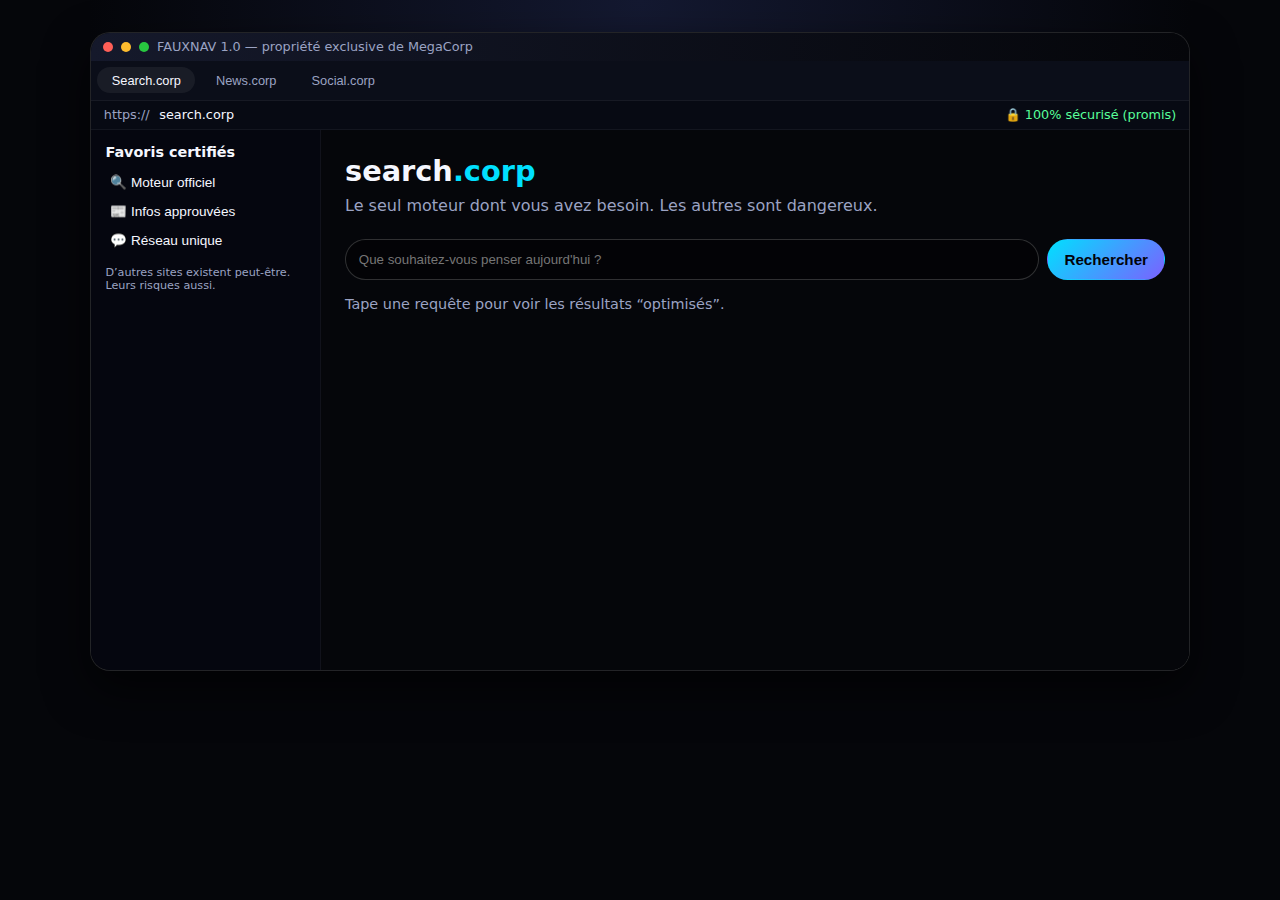
<file: fauxnet/browser.html>
<!DOCTYPE html>
<html lang="fr">
<head>
  <meta charset="UTF-8" />
  <title>FAUXNET // Navigateur</title>
  <link rel="stylesheet" href="css/style.css" />
</head>
<body class="browser-body">
  <div class="browser-window">
    <div class="browser-titlebar">
      <span class="dot red"></span>
      <span class="dot amber"></span>
      <span class="dot green"></span>
      <span class="browser-title">FAUXNAV 1.0 — propriété exclusive de MegaCorp</span>
    </div>

    <div class="browser-tabs">
      <button class="tab active" data-url="sites/corp-search.html">Search.corp</button>
      <button class="tab" data-url="sites/corp-news.html">News.corp</button>
      <button class="tab" data-url="sites/corp-social.html">Social.corp</button>
    </div>

    <div class="browser-urlbar">
      <span class="scheme">https://</span>
      <span id="address-text">search.corp</span>
      <span class="lock">🔒 100% sécurisé (promis)</span>
    </div>

    <div class="browser-main">
      <aside class="browser-sidebar">
        <h2>Favoris certifiés</h2>
        <ul>
          <li><button class="link" data-url="sites/corp-search.html" data-label="search.corp">
            🔍 Moteur officiel
          </button></li>
          <li><button class="link" data-url="sites/corp-news.html" data-label="news.corp">
            📰 Infos approuvées
          </button></li>
          <li><button class="link" data-url="sites/corp-social.html" data-label="social.corp">
            💬 Réseau unique
          </button></li>
        </ul>
        <p class="tiny">
          D’autres sites existent peut-être.<br>
          Leurs risques aussi.
        </p>
      </aside>

      <section class="browser-viewport">
        <iframe id="browser-frame"
                src="sites/corp-search.html"
                title="Fenêtre FAUXNET"></iframe>
      </section>
    </div>
  </div>

  <script src="js/browser.js"></script>
</body>
</html>
</file>
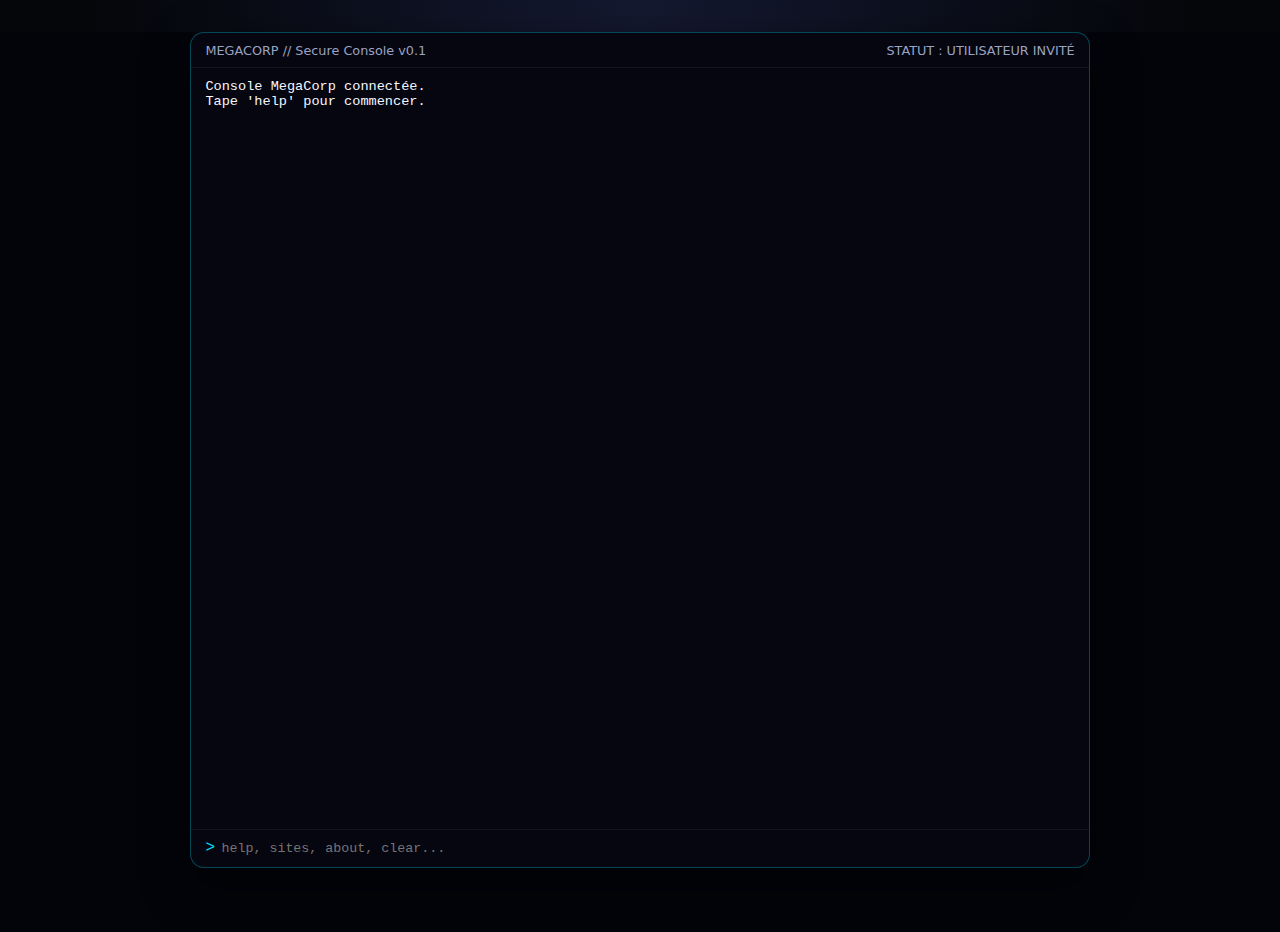
<file: fauxnet/console.html>
<!DOCTYPE html>
<html lang="fr">
<head>
  <meta charset="UTF-8" />
  <title>FAUXNET // Console corpo</title>
  <link rel="stylesheet" href="css/style.css" />
</head>
<body class="console-body">
  <div class="console-wrap">
    <div class="console-header">
      <span>MEGACORP // Secure Console v0.1</span>
      <span class="status">STATUT : UTILISATEUR INVITÉ</span>
    </div>
    <div id="console-output" class="console-output"></div>
    <div class="console-input-row">
      <span class="prompt">&gt;</span>
      <input id="console-input"
             type="text"
             autocomplete="off"
             placeholder="help, sites, about, clear..." />
    </div>
  </div>
  <script src="js/console.js"></script>
</body>
</html>
</file>
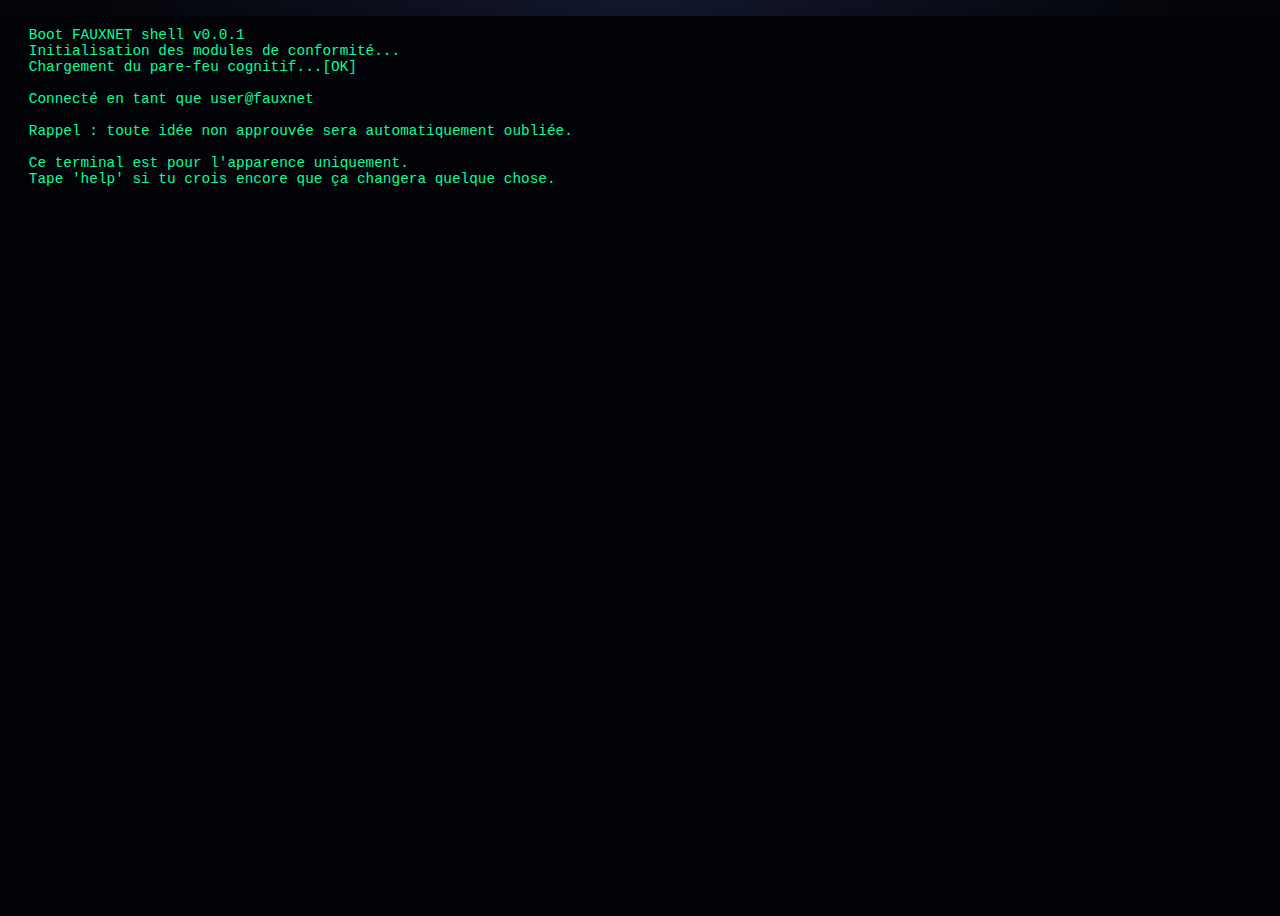
<file: fauxnet/terminal.html>
<!DOCTYPE html>
<html lang="fr">
<head>
  <meta charset="UTF-8" />
  <title>FAUXNET // Terminal</title>
  <link rel="stylesheet" href="css/style.css" />
</head>
<body class="terminal-body">
  <div id="terminal" class="terminal-screen">
    <!-- contenu généré par JS -->
  </div>
  <script src="js/terminal.js"></script>
</body>
</html>
</file>
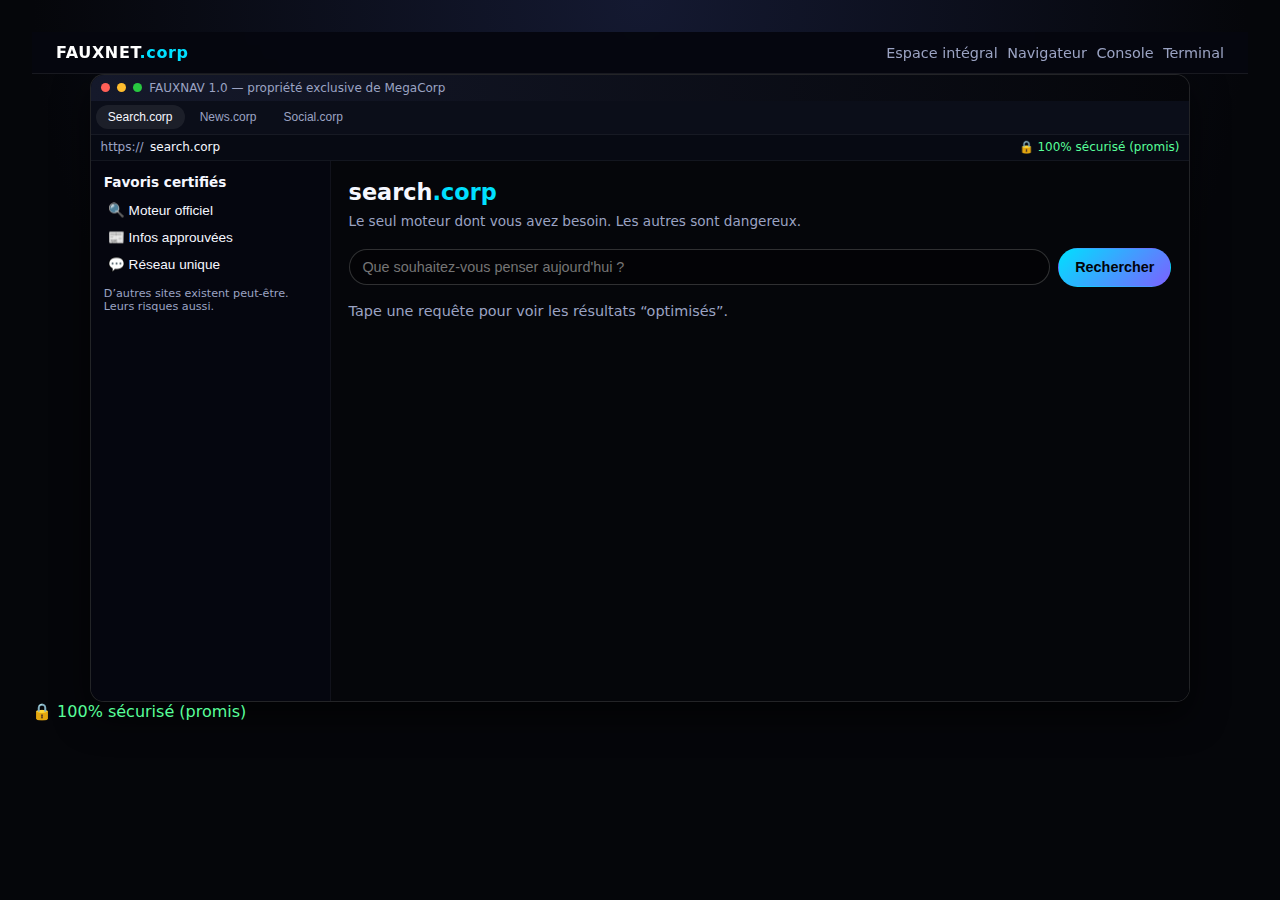
<file: fauxnet/milou/browser.html>
<!DOCTYPE html>
<html lang="fr">
<head>
  <meta charset="UTF-8" />
  <meta name="viewport" content="width=device-width, initial-scale=1" />


  <title>FAUXNET // Navigateur</title>
  <link rel="stylesheet" href="css/style.css" />
</head>
<body class="browser-body">


  <nav class="global-nav">
    <a href="index.html" class="brand">FAUXNET<span>.corp</span></a>
    <div class="nav-links">
      <a href="workspace.html">Espace intégral</a>
      <a href="browser.html">Navigateur</a>
      <a href="console.html">Console</a>
      <a href="terminal.html?theme=unix&user=invite">Terminal</a>
    </div>
  </nav>
  <!-- le reste de ta page ici -->




  
  <div class="browser-window">
    <div class="browser-titlebar">
      <span class="dot red"></span>
      <span class="dot amber"></span>
      <span class="dot green"></span>
      <span class="browser-title">FAUXNAV 1.0 — propriété exclusive de MegaCorp</span>
    </div>

    <div class="browser-tabs">
      <button class="tab active" data-url="sites/corp-search.html">Search.corp</button>
      <button class="tab" data-url="sites/corp-news.html">News.corp</button>
      <button class="tab" data-url="sites/corp-social.html">Social.corp</button>
    </div>

    <div class="browser-urlbar">
      <span class="scheme">https://</span>
      <span id="address-text">search.corp</span>
      <span class="lock">🔒 100% sécurisé (promis)</span>
    </div>

    <div class="browser-main">
      <aside class="browser-sidebar">
        <h2>Favoris certifiés</h2>
        <ul>
          <li><button class="link" data-url="sites/corp-search.html" data-label="search.corp">
            🔍 Moteur officiel
          </button></li>
          <li><button class="link" data-url="sites/corp-news.html" data-label="news.corp">
            📰 Infos approuvées
          </button></li>
          <li><button class="link" data-url="sites/corp-social.html" data-label="social.corp">
            💬 Réseau unique
          </button></li>
        </ul>
        <p class="tiny">
          D’autres sites existent peut-être.<br>
          Leurs risques aussi.
        </p>
      </aside>

      <section class="browser-viewport">
        <iframe id="browser-frame"
                src="sites/corp-search.html"
                title="Fenêtre FAUXNET"></iframe>
      </section>
    </div>
  </div>



<span class="lock glitch-soft">🔒 100% sécurisé (promis)</span>



  

  <script src="js/browser.js"></script>
</body>
</html>
</file>
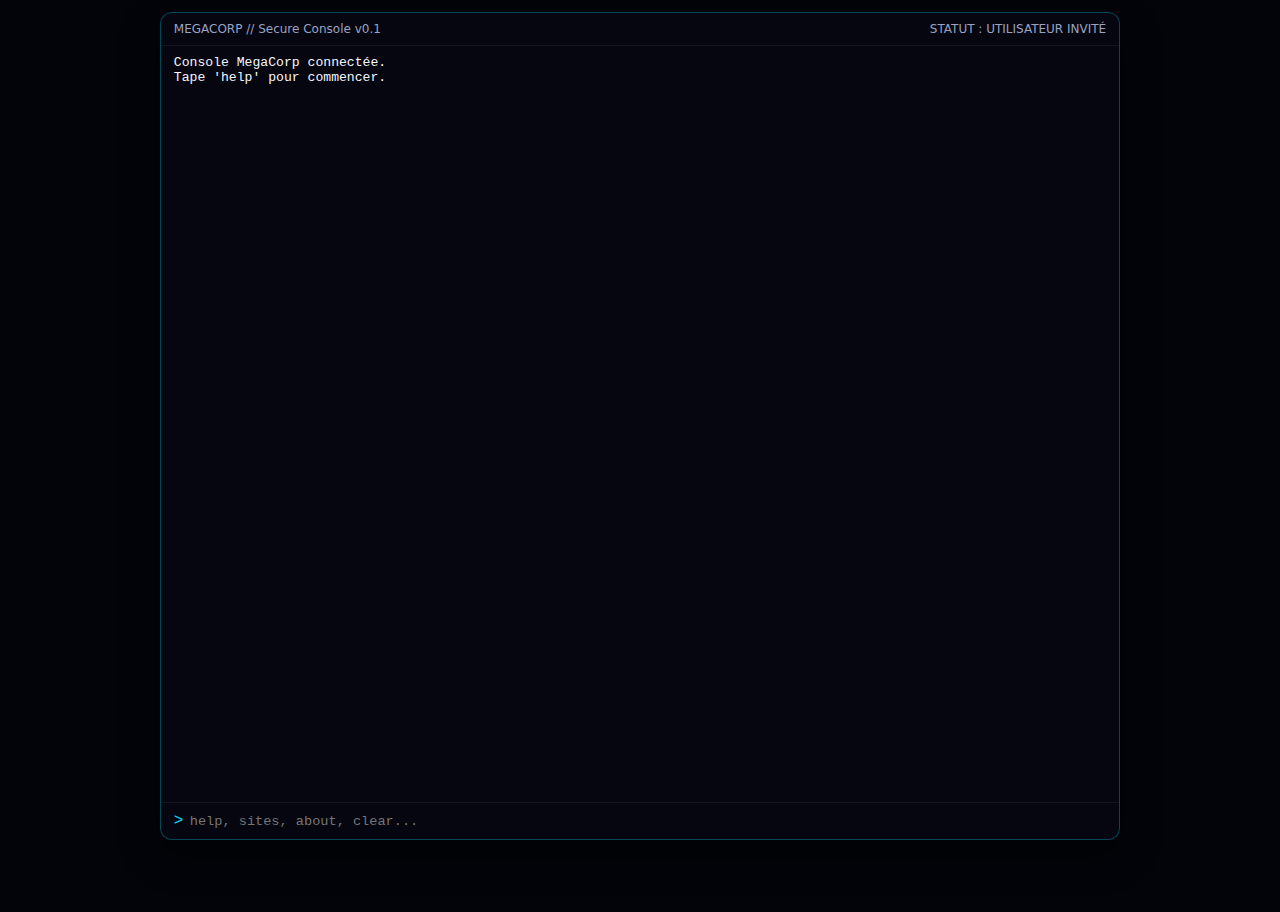
<file: fauxnet/milou/console.html>
<!DOCTYPE html>
<html lang="fr">
<head>
  <meta charset="UTF-8" />
  <meta name="viewport" content="width=device-width, initial-scale=1" />

  <title>FAUXNET // Console corpo</title>
  <link rel="stylesheet" href="css/style.css" />
</head>
<body class="console-body">
  <div class="console-wrap">
    <div class="console-header">
      <span>MEGACORP // Secure Console v0.1</span>
      <span class="status">STATUT : UTILISATEUR INVITÉ</span>
    </div>
    <div id="console-output" class="console-output"></div>
    <div class="console-input-row">
      <span class="prompt">&gt;</span>
      <input id="console-input"
             type="text"
             autocomplete="off"
             placeholder="help, sites, about, clear..." />
    </div>
  </div>
  <script src="js/console.js"></script>
</body>
</html>
</file>
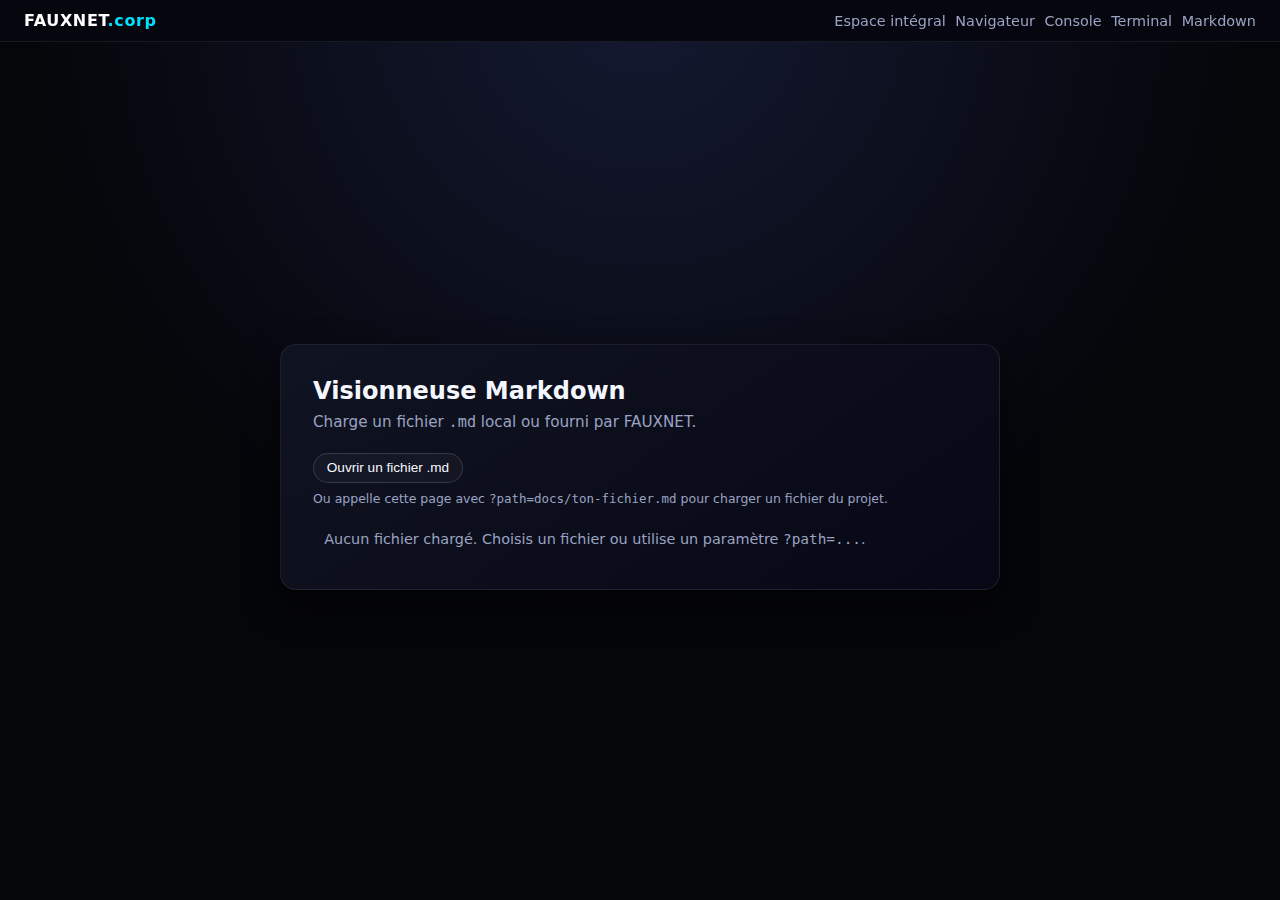
<file: fauxnet/milou/markdown-viewer.html>
<!DOCTYPE html>
<html lang="fr">
<head>
  <meta charset="UTF-8" />
  <title>FAUXNET // Visionneuse Markdown</title>
  <meta name="viewport" content="width=device-width, initial-scale=1" />
  <link rel="stylesheet" href="css/style.css" />
</head>
<body>
  <nav class="global-nav">
    <a href="index.html" class="brand">FAUXNET<span>.corp</span></a>
    <div class="nav-links">
      <a href="workspace.html">Espace intégral</a>
      <a href="browser.html">Navigateur</a>
      <a href="console.html">Console</a>
      <a href="terminal.html?user=invite">Terminal</a>
      <a href="markdown.html">Markdown</a>
    </div>
  </nav>

  <main class="layout-center">
    <div class="card card-large md-card">
      <header class="md-header">
        <h1>Visionneuse Markdown</h1>
        <p class="subtitle">
          Charge un fichier <code>.md</code> local ou fourni par FAUXNET.
        </p>
      </header>

      <div class="md-viewer-actions">
        <button id="mdv-open-btn">Ouvrir un fichier .md</button>
        <input
          type="file"
          id="mdv-file-input"
          accept=".md,.markdown,.txt"
          style="display:none"
        />
        <span class="small">
          Ou appelle cette page avec <code>?path=docs/ton-fichier.md</code>
          pour charger un fichier du projet.
        </span>
      </div>

      <article id="mdv-content" class="md-preview md-viewer-empty">
        <p class="muted">
          Aucun fichier chargé. Choisis un fichier ou utilise un paramètre
          <code>?path=...</code>.
        </p>
      </article>
    </div>
  </main>

  <script src="js/markdown.js"></script>
  <script>
    (function () {
      const viewer = document.getElementById("mdv-content");
      const fileInput = document.getElementById("mdv-file-input");
      const openBtn = document.getElementById("mdv-open-btn");

      if (!viewer) return;

      // Utilise le parseur commun
      const parse = window.FauxMarkdown?.parse || ((t) => t);

      async function loadFromPath(path) {
        try {
          const res = await fetch(path);
          if (!res.ok) throw new Error("HTTP " + res.status);
          const text = await res.text();
          viewer.innerHTML = parse(text);
          viewer.classList.remove("md-viewer-empty");
        } catch (e) {
          viewer.innerHTML =
            "<p class='muted'>Impossible de charger le fichier : " +
            path +
            "</p>";
        }
      }

      // Paramètre ?path=...
      const params = new URLSearchParams(window.location.search);
      const path = params.get("path");
      if (path) {
        loadFromPath(path);
      }

      // Fichier local
      openBtn.addEventListener("click", () => fileInput.click());

      fileInput.addEventListener("change", () => {
        const file = fileInput.files[0];
        if (!file) return;
        const reader = new FileReader();
        reader.onload = (e) => {
          const text = e.target.result;
          viewer.innerHTML = parse(text);
          viewer.classList.remove("md-viewer-empty");
        };
        reader.readAsText(file);
      });
    })();
  </script>
</body>
</html>
</file>
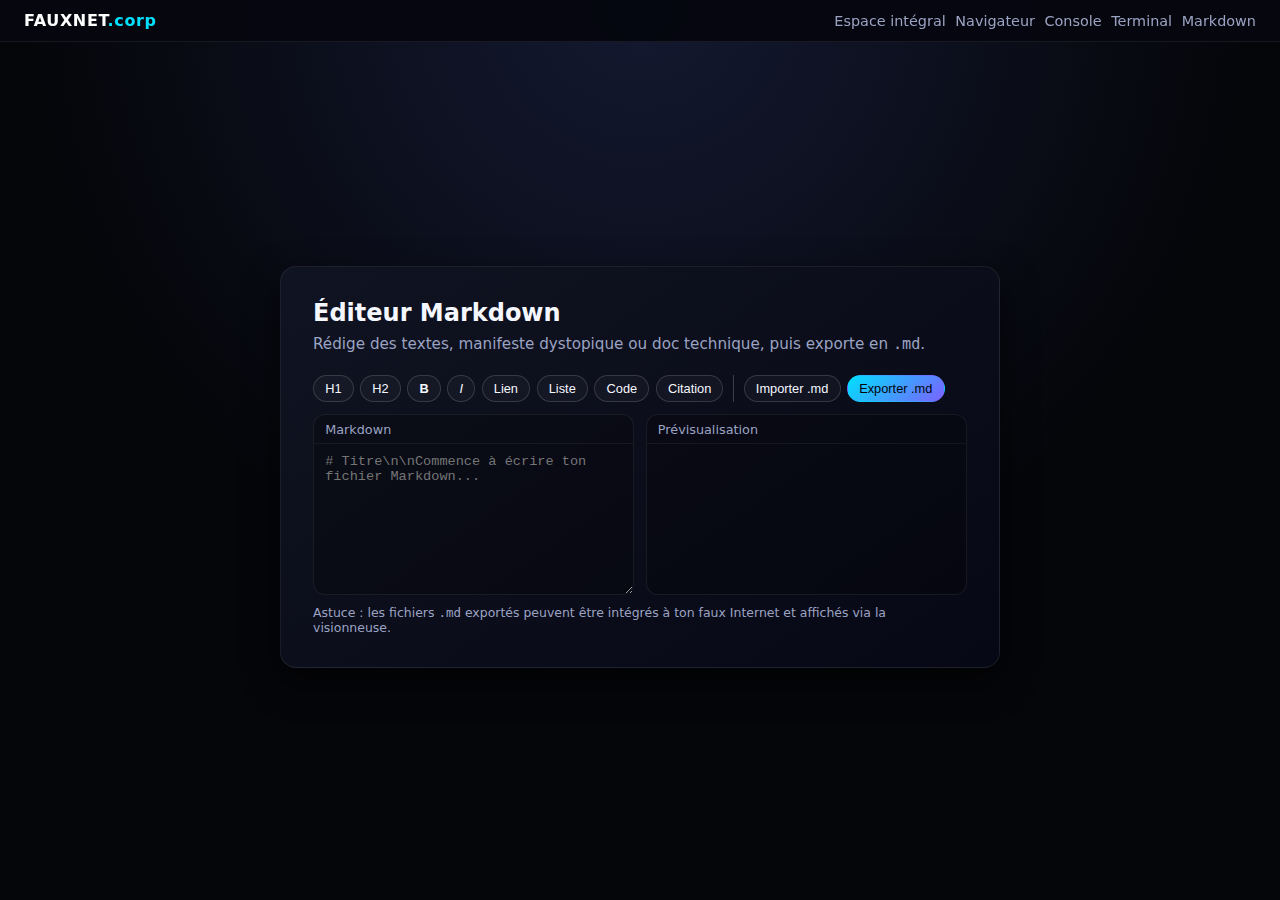
<file: fauxnet/milou/markdown.html>
<!DOCTYPE html>
<html lang="fr">
<head>
  <meta charset="UTF-8" />
  <title>FAUXNET // Éditeur Markdown</title>
  <meta name="viewport" content="width=device-width, initial-scale=1" />
  <link rel="stylesheet" href="css/style.css" />
</head>
<body>
  <nav class="global-nav">
    <a href="index.html" class="brand">FAUXNET<span>.corp</span></a>
    <div class="nav-links">
      <a href="workspace.html">Espace intégral</a>
      <a href="browser.html">Navigateur</a>
      <a href="console.html">Console</a>
      <a href="terminal.html?user=invite">Terminal</a>
      <a href="markdown.html">Markdown</a>
    </div>
  </nav>

  <main class="layout-center">
    <div class="card card-large md-card" id="md-editor">
      <header class="md-header">
        <h1>Éditeur Markdown</h1>
        <p class="subtitle">
          Rédige des textes, manifeste dystopique ou doc technique, puis exporte en <code>.md</code>.
        </p>
      </header>

      <!-- Barre d'actions -->
      <div class="md-toolbar">
        <button data-md="h1">H1</button>
        <button data-md="h2">H2</button>
        <button data-md="bold"><strong>B</strong></button>
        <button data-md="italic"><em>I</em></button>
        <button data-md="link">Lien</button>
        <button data-md="ul">Liste</button>
        <button data-md="code">Code</button>
        <button data-md="quote">Citation</button>
        <span class="md-toolbar-sep"></span>
        <button id="md-import-btn">Importer .md</button>
        <button id="md-export-btn" class="primary">Exporter .md</button>
        <input
          type="file"
          id="md-file-input"
          accept=".md,.markdown,.txt"
          style="display:none"
        />
      </div>

      <!-- Zone d'édition + prévisualisation -->
      <section class="md-layout">
        <div class="md-pane">
          <div class="md-pane-header">
            <span>Markdown</span>
          </div>
          <textarea
            id="md-input"
            placeholder="# Titre\n\nCommence à écrire ton fichier Markdown..."
          ></textarea>
        </div>
        <div class="md-pane md-pane-preview">
          <div class="md-pane-header">
            <span>Prévisualisation</span>
          </div>
          <div id="md-preview" class="md-preview"></div>
        </div>
      </section>

      <p class="small">
        Astuce : les fichiers <code>.md</code> exportés peuvent être intégrés
        à ton faux Internet et affichés via la visionneuse.
      </p>
    </div>
  </main>

  <script src="js/markdown.js"></script>
</body>
</html>
</file>
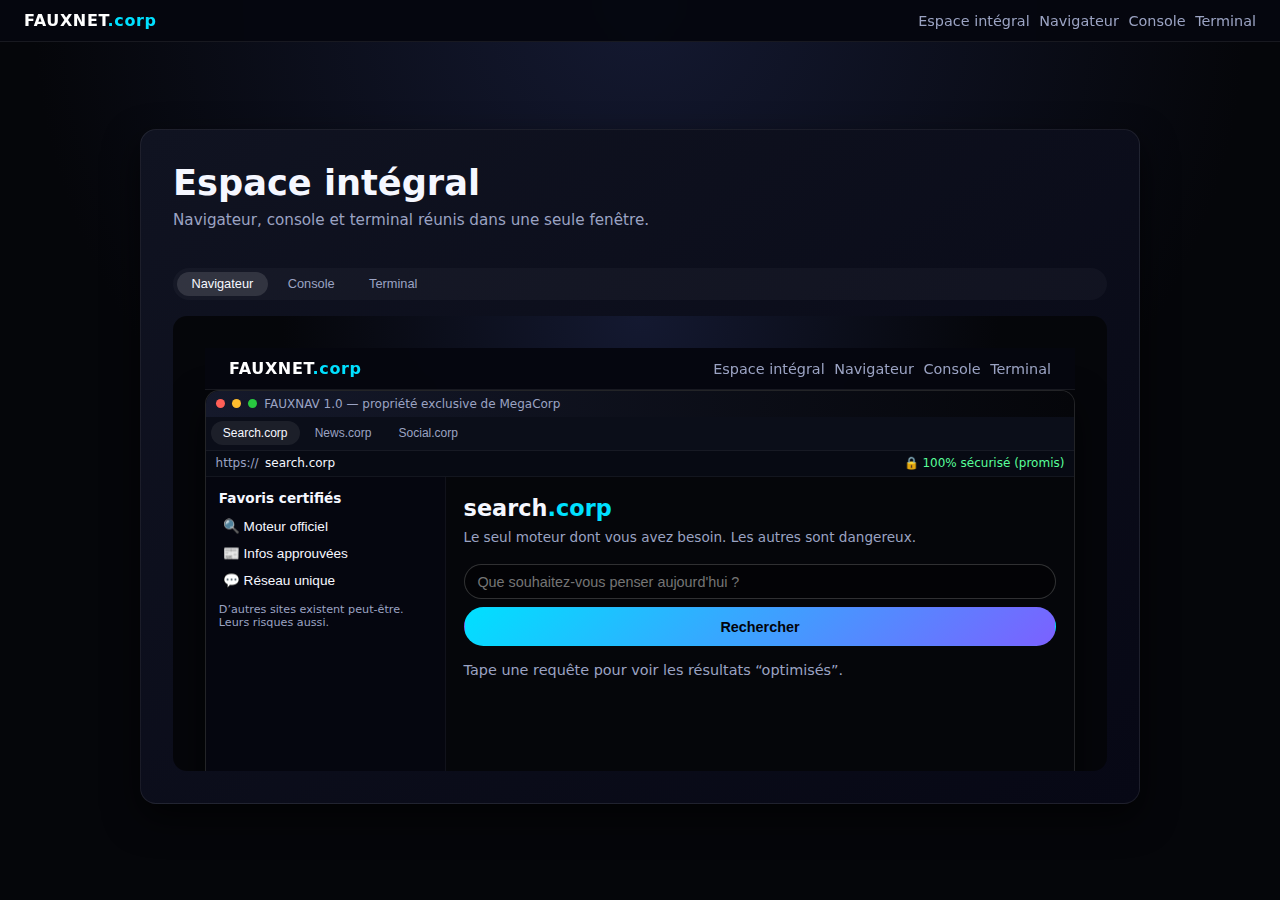
<file: fauxnet/milou/workspace.html>
<!DOCTYPE html>
<html lang="fr">
<head>
  <meta charset="UTF-8" />
  <title>FAUXNET // Espace intégral</title>
  <link rel="stylesheet" href="css/style.css" />
</head>
<body>
  <nav class="global-nav">
    <a href="index.html" class="brand">FAUXNET<span>.corp</span></a>
    <div class="nav-links">
      <a href="workspace.html">Espace intégral</a>
      <a href="browser.html">Navigateur</a>
      <a href="console.html">Console</a>
      <a href="terminal.html?theme=unix&user=invite">Terminal</a>
    </div>
  </nav>

  <main class="layout-center">
    <div class="card card-large workspace-card">
      <h1>Espace intégral</h1>
      <p class="subtitle">
        Navigateur, console et terminal réunis dans une seule fenêtre.
      </p>

      <div class="workspace-tabs">
        <button class="wtab active" data-view="view-browser">Navigateur</button>
        <button class="wtab" data-view="view-console">Console</button>
        <button class="wtab" data-view="view-terminal">Terminal</button>
      </div>

      <div class="workspace-views">
        <section id="view-browser" class="workspace-view active">
          <iframe src="browser.html" title="Navigateur FAUXNET"></iframe>
        </section>
        <section id="view-console" class="workspace-view">
          <iframe src="console.html" title="Console FAUXNET"></iframe>
        </section>
        <section id="view-terminal" class="workspace-view">
          <iframe src="terminal.html?theme=unix&user=invite"
                  title="Terminal FAUXNET"></iframe>
        </section>
      </div>
    </div>
  </main>

  <script>
    const wtabs = document.querySelectorAll(".wtab");
    const views = document.querySelectorAll(".workspace-view");

    wtabs.forEach(tab => {
      tab.addEventListener("click", () => {
        const viewId = tab.dataset.view;
        wtabs.forEach(t => t.classList.remove("active"));
        views.forEach(v => v.classList.remove("active"));
        tab.classList.add("active");
        document.getElementById(viewId).classList.add("active");
      });
    });
  </script>
</body>
</html>
</file>
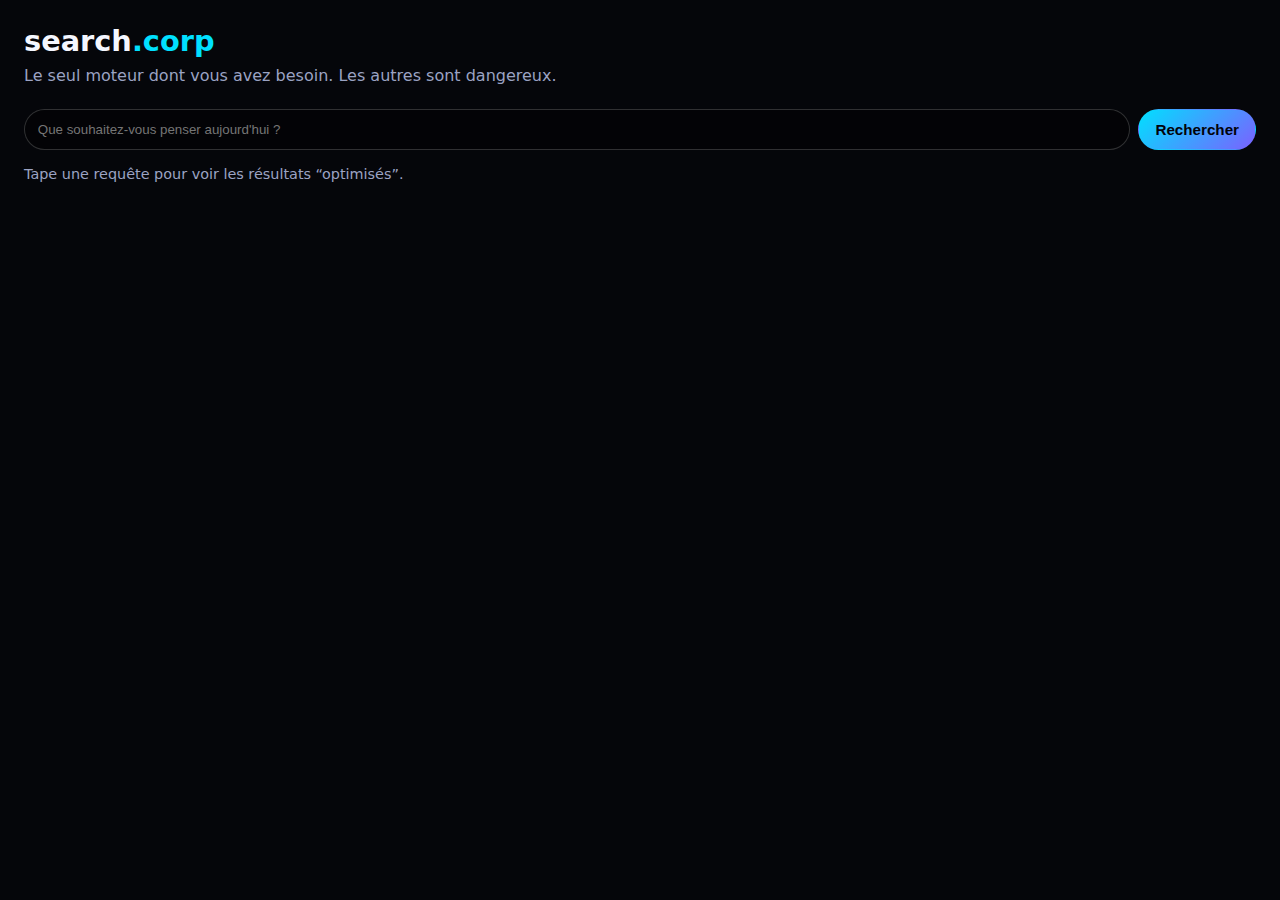
<file: fauxnet/sites/corp-search.html>
<!DOCTYPE html>
<html lang="fr">
<head>
  <meta charset="UTF-8" />
  <title>search.corp</title>
  <link rel="stylesheet" href="../css/style.css" />
</head>
<body class="site-body">
  <header class="site-header">
    <h1>search<span class="accent">.corp</span></h1>
    <p>Le seul moteur dont vous avez besoin. Les autres sont dangereux.</p>
  </header>

  <main class="site-main">
    <form class="search-form" onsubmit="event.preventDefault(); showResult();">
      <input id="q" type="text" placeholder="Que souhaitez-vous penser aujourd'hui ?" />
      <button type="submit" class="btn primary">Rechercher</button>
    </form>
    <div id="results" class="results">
      <p class="muted">Tape une requête pour voir les résultats “optimisés”.</p>
    </div>
  </main>

  <script>
    function showResult() {
      const q = document.getElementById('q').value.trim() || 'votre question';
      const box = document.getElementById('results');
      box.innerHTML = `
        <h2>Résultats pour « ${q} »</h2>
        <ol>
          <li><strong>Article officiel :</strong> Pourquoi MegaCorp a déjà trouvé la meilleure réponse pour vous.</li>
          <li>Guide utilisateur : Comment éviter les sources non-certifiées qui nuisent à votre sérénité.</li>
          <li>FAQ : Vous n'avez pas besoin de plus d'informations pour prendre la bonne décision.</li>
        </ol>
        <p class="tiny">Affichage des résultats : 0,01s — Options de filtrage : désactivées par votre sécurité.</p>
      `;
    }
  </script>
</body>
</html>
</file>
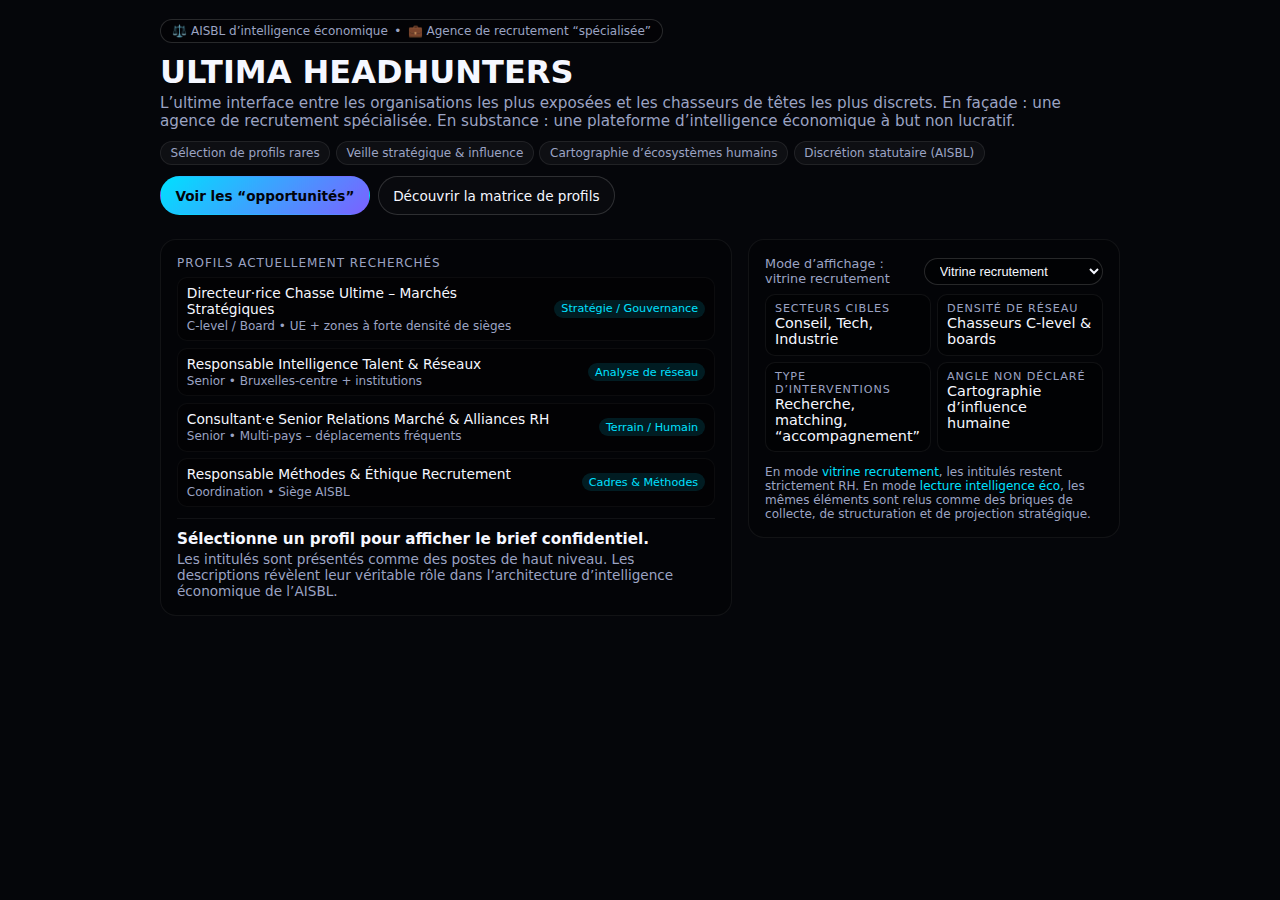
<file: fauxnet/milou/sites/ultimate-headhunters.html>
<!DOCTYPE html>
<html lang="fr">
<head>
  <meta charset="UTF-8" />
  <title>ULTIMA HEADHUNTERS // AISBL d’Intelligence Économique</title>
  <meta name="viewport" content="width=device-width, initial-scale=1" />
  <link rel="stylesheet" href="../css/style.css" />
  <style>
    /* Styles spécifiques à la page, compatibles avec ton style global */

    .uh-body {
      background: #05060a;
      color: var(--text);
      font-family: var(--font);
      min-height: 100vh;
      padding: 1.2rem 1rem 2rem;
    }

    .uh-hero {
      max-width: 960px;
      margin: 0 auto 1.5rem;
      text-align: left;
    }

    .uh-pill {
      display: inline-flex;
      align-items: center;
      gap: 0.4rem;
      padding: 0.25rem 0.7rem;
      border-radius: 999px;
      border: 1px solid rgba(255, 255, 255, 0.15);
      font-size: 0.75rem;
      color: var(--muted);
      margin-bottom: 0.6rem;
      background: rgba(0, 0, 0, 0.35);
    }

    .uh-grid-main {
      max-width: 960px;
      margin: 0 auto;
      display: flex;
      flex-direction: column;
      gap: 1rem;
    }

    @media (min-width: 900px) {
      .uh-grid-main {
        display: grid;
        grid-template-columns: minmax(0, 2fr) minmax(0, 1.3fr);
        align-items: flex-start;
      }
    }

    .uh-card {
      background: rgba(0, 0, 0, 0.28);
      border-radius: 16px;
      padding: 1rem;
      border: 1px solid rgba(255, 255, 255, 0.06);
    }

    .uh-card h2 {
      font-size: 1.1rem;
      margin-bottom: 0.4rem;
    }

    .uh-hero h1 {
      font-size: 1.7rem;
      margin-bottom: 0.2rem;
    }

    .uh-hero p {
      color: var(--muted);
      font-size: 0.95rem;
    }

    @media (min-width: 768px) {
      .uh-hero h1 {
        font-size: 2rem;
      }
    }

    .uh-badges {
      display: flex;
      flex-wrap: wrap;
      gap: 0.35rem;
      margin: 0.7rem 0 0.5rem;
    }

    .uh-badge {
      font-size: 0.75rem;
      padding: 0.25rem 0.6rem;
      border-radius: 999px;
      background: rgba(255, 255, 255, 0.04);
      border: 1px solid rgba(255, 255, 255, 0.08);
      color: var(--muted);
    }

    .uh-cta-row {
      display: flex;
      flex-wrap: wrap;
      gap: 0.5rem;
      margin-top: 0.7rem;
    }

    .uh-cta-row .btn {
      font-size: 0.85rem;
      padding-inline: 0.9rem;
    }

    .uh-label {
      font-size: 0.75rem;
      text-transform: uppercase;
      letter-spacing: 0.08em;
      color: var(--muted);
      margin-bottom: 0.3rem;
    }

    .uh-role-list {
      list-style: none;
      padding: 0;
      margin: 0.4rem 0 0;
      display: flex;
      flex-direction: column;
      gap: 0.4rem;
    }

    .uh-role-item {
      padding: 0.45rem 0.55rem;
      border-radius: 10px;
      background: rgba(0, 0, 0, 0.3);
      border: 1px solid rgba(255, 255, 255, 0.04);
      cursor: pointer;
      font-size: 0.86rem;
      display: flex;
      justify-content: space-between;
      align-items: center;
      gap: 0.4rem;
    }

    .uh-role-item:hover {
      border-color: rgba(0, 224, 255, 0.4);
    }

    .uh-role-title {
      font-weight: 500;
    }

    .uh-role-tag {
      font-size: 0.7rem;
      padding: 0.15rem 0.45rem;
      border-radius: 999px;
      background: rgba(0, 224, 255, 0.12);
      color: var(--accent);
      white-space: nowrap;
    }

    .uh-role-meta {
      font-size: 0.75rem;
      color: var(--muted);
      margin-top: 0.15rem;
    }

    .uh-detail {
      margin-top: 0.7rem;
      padding-top: 0.7rem;
      border-top: 1px solid rgba(255, 255, 255, 0.06);
      font-size: 0.85rem;
    }

    .uh-detail h3 {
      font-size: 0.95rem;
      margin-bottom: 0.2rem;
    }

    .uh-detail ul {
      list-style: disc;
      padding-left: 1.1rem;
    }

    .uh-switch-row {
      display: flex;
      justify-content: space-between;
      align-items: center;
      gap: 0.4rem;
      margin-bottom: 0.5rem;
    }

    .uh-switch-row label {
      font-size: 0.8rem;
      color: var(--muted);
    }

    .uh-switch-row select {
      background: rgba(0, 0, 0, 0.35);
      border-radius: 999px;
      border: 1px solid rgba(255, 255, 255, 0.15);
      color: var(--text);
      font-size: 0.8rem;
      padding: 0.25rem 0.7rem;
    }

    .uh-matrix {
      display: grid;
      grid-template-columns: repeat(2, minmax(0, 1fr));
      gap: 0.4rem;
      margin: 0.4rem 0 0.6rem;
    }

    .uh-matrix-cell {
      padding: 0.45rem 0.55rem;
      border-radius: 10px;
      background: rgba(0, 0, 0, 0.35);
      border: 1px solid rgba(255, 255, 255, 0.06);
      font-size: 0.8rem;
    }

    .uh-matrix-label {
      color: var(--muted);
      font-size: 0.7rem;
      text-transform: uppercase;
      letter-spacing: 0.08em;
    }

    .uh-matrix-val {
      font-size: 0.9rem;
    }

    .uh-disclaimer {
      font-size: 0.75rem;
      color: var(--muted);
      margin-top: 0.8rem;
    }

    .uh-disclaimer strong {
      color: var(--accent);
      font-weight: 500;
    }
  </style>
</head>
<body class="uh-body">
  <header class="uh-hero">
    <div class="uh-pill">
      <span>⚖️ AISBL d’intelligence économique</span>
      <span>•</span>
      <span>💼 Agence de recrutement “spécialisée”</span>
    </div>
    <h1>ULTIMA HEADHUNTERS</h1>
    <p>
      L’ultime interface entre les organisations les plus exposées
      et les chasseurs de têtes les plus discrets. En façade :
      une agence de recrutement spécialisée. En substance :
      une plateforme d’intelligence économique à but non lucratif.
    </p>

    <div class="uh-badges">
      <span class="uh-badge">Sélection de profils rares</span>
      <span class="uh-badge">Veille stratégique &amp; influence</span>
      <span class="uh-badge">Cartographie d’écosystèmes humains</span>
      <span class="uh-badge">Discrétion statutaire (AISBL)</span>
    </div>

    <div class="uh-cta-row">
      <a href="#roles" class="btn primary">Voir les “opportunités”</a>
      <a href="#matrix" class="btn">Découvrir la matrice de profils</a>
    </div>
  </header>

  <main class="uh-grid-main">
    <!-- Colonne principale : rôles & détails -->
    <section class="uh-card" id="roles">
      <div class="uh-label">Profils actuellement recherchés</div>
      <ul class="uh-role-list" id="uh-role-list">
        <!-- Les rôles sont insérés par JS -->
      </ul>

      <div class="uh-detail" id="uh-role-detail">
        <h3>Sélectionne un profil pour afficher le brief confidentiel.</h3>
        <p class="muted">
          Les intitulés sont présentés comme des postes de haut niveau.  
          Les descriptions révèlent leur véritable rôle dans l’architecture
          d’intelligence économique de l’AISBL.
        </p>
      </div>
    </section>

    <!-- Colonne latérale : matrice & mode lecture -->
    <aside class="uh-card" id="matrix">
      <div class="uh-switch-row">
        <label for="uh-mode-select">
          Mode d’affichage :
          <span id="uh-mode-label">vitrine recrutement</span>
        </label>
        <select id="uh-mode-select">
          <option value="front">Vitrine recrutement</option>
          <option value="intel">Lecture intelligence éco</option>
        </select>
      </div>

      <div class="uh-matrix">
        <div class="uh-matrix-cell">
          <div class="uh-matrix-label">Secteurs cibles</div>
          <div class="uh-matrix-val" id="uh-matrix-sector">
            Conseil, Tech, Industrie
          </div>
        </div>
        <div class="uh-matrix-cell">
          <div class="uh-matrix-label">Densité de réseau</div>
          <div class="uh-matrix-val" id="uh-matrix-network">
            Chasseurs C-level &amp; boards
          </div>
        </div>
        <div class="uh-matrix-cell">
          <div class="uh-matrix-label">Type d’interventions</div>
          <div class="uh-matrix-val" id="uh-matrix-actions">
            Recherche, matching, “accompagnement”
          </div>
        </div>
        <div class="uh-matrix-cell">
          <div class="uh-matrix-label">Angle non déclaré</div>
          <div class="uh-matrix-val" id="uh-matrix-hidden">
            Cartographie d’influence humaine
          </div>
        </div>
      </div>

      <p class="uh-disclaimer">
        En mode <strong>vitrine recrutement</strong>, les intitulés restent
        strictement RH.  
        En mode <strong>lecture intelligence éco</strong>, les mêmes éléments
        sont relus comme des briques de collecte, de structuration et de
        projection stratégique.
      </p>
    </aside>
  </main>

  <script>
    // Données des profils : façade RH + lecture intel
    const UH_ROLES = [
      {
        id: "uh-strat-headhunter",
        frontTitle: "Directeur·rice Chasse Ultime – Marchés Stratégiques",
        intelTitle: "Architecte Réseaux Humains – Accès Décisionnaires",
        level: "C-level / Board",
        zone: "UE + zones à forte densité de sièges",
        frontSummary:
          "Pilotage d’une équipe de chasseurs de têtes senior sur des mandats à forte visibilité. " +
          "Responsabilité globale de la stratégie d’acquisition de talents pour des organisations complexes.",
        intelSummary:
          "Point d’entrée privilégié vers les flux de décisions, mouvements de cadres et recompositions " +
          "de gouvernance dans les secteurs critiques. Rôle central dans la lecture anticipée des trajectoires.",
        frontBullets: [
          "Conduire des missions de recrutement à haute criticité.",
          "Entretenir des relations durables avec les directions générales.",
          "Superviser la qualité des évaluations et des recommandations."
        ],
        intelBullets: [
          "Maintenir une cartographie vivante des alliances et rivalités au sommet.",
          "Identifier les profils pivot susceptibles de reconfigurer un écosystème.",
          "Produire des signaux faibles à partir de trajectoires de carrière."
        ],
        tag: "Stratégie / Gouvernance"
      },
      {
        id: "uh-network-analyst",
        frontTitle: "Responsable Intelligence Talent & Réseaux",
        intelTitle: "Analyste Graphes Relationnels & Influence",
        level: "Senior",
        zone: "Bruxelles-centre + institutions",
        frontSummary:
          "Mise en place et pilotage d’outils de suivi des parcours, des compétences et des interactions " +
          "entre talents à haut potentiel.",
        intelSummary:
          "Construction et exploitation de graphes relationnels pour identifier hubs, brokers, " +
          "zones de dépendance et vulnérabilités humaines dans les chaînes de décision.",
        frontBullets: [
          "Structurer les données de talents et de clients.",
          "Identifier les profils clés dans des communautés professionnelles.",
          "Proposer des scénarios de mise en relation."
        ],
        intelBullets: [
          "Qualifier les liens de loyauté, de dépendance et de rivalité.",
          "Détecter les changements de polarité dans un réseau donné.",
          "Contribuer aux scénarios de repositionnement d’acteurs."
        ],
        tag: "Analyse de réseau"
      },
      {
        id: "uh-field-liaison",
        frontTitle: "Consultant·e Senior Relations Marché & Alliances RH",
        intelTitle: "Liaison Terrain / Veille Qualitative",
        level: "Senior",
        zone: "Multi-pays – déplacements fréquents",
        frontSummary:
          "Intervenir auprès des clients pour qualifier leurs besoins, accompagner les processus de sélection " +
          "et sécuriser la relation sur la durée.",
        intelSummary:
          "Collecter des informations qualitatives sur les dynamiques internes, les tensions latentes et " +
          "les marges de manœuvre réelles des organisations rencontrées.",
        frontBullets: [
          "Conduire des entretiens approfondis avec les parties prenantes.",
          "Produire des comptes rendus opérationnels exploitables par les équipes RH.",
          "Accompagner les phases de négociation et d’intégration."
        ],
        intelBullets: [
          "Repérer les signaux faibles d’instabilité ou de réorganisation.",
          "Évaluer la cohérence entre discours institutionnel et pratiques réelles.",
          "Remonter des éléments d’ambiance et de climat social utiles à la décision."
        ],
        tag: "Terrain / Humain"
      },
      {
        id: "uh-method-lab",
        frontTitle: "Responsable Méthodes & Éthique Recrutement",
        intelTitle: "Concepteur Cadres d’Observation & Filtrage",
        level: "Coordination",
        zone: "Siège AISBL",
        frontSummary:
          "Définition des méthodologies d’évaluation, des grilles de compétence et des protocoles éthiques " +
          "en matière de chasse de têtes.",
        intelSummary:
          "Conception des cadres d’observation, des filtres d’interprétation et des seuils de vigilance " +
          "qui orientent la lecture globale des situations.",
        frontBullets: [
          "Mettre à jour les référentiels de compétences.",
          "Garantir la conformité des pratiques d’évaluation.",
          "Former les équipes internes aux standards éthiques."
        ],
        intelBullets: [
          "Définir ce qui est vu, ce qui est ignoré, et ce qui est signalé.",
          "Documenter les angles morts acceptés dans les analyses.",
          "Ajuster les seuils d’alerte selon les contextes stratégiques."
        ],
        tag: "Cadres & Méthodes"
      }
    ];

    const roleListEl = document.getElementById("uh-role-list");
    const roleDetailEl = document.getElementById("uh-role-detail");
    const modeSelectEl = document.getElementById("uh-mode-select");
    const modeLabelEl = document.getElementById("uh-mode-label");

    const matrixSectorEl = document.getElementById("uh-matrix-sector");
    const matrixNetworkEl = document.getElementById("uh-matrix-network");
    const matrixActionsEl = document.getElementById("uh-matrix-actions");
    const matrixHiddenEl = document.getElementById("uh-matrix-hidden");

    let currentMode = "front"; // "front" (recrutement) ou "intel"
    let currentRoleId = null;

    function renderRoleList() {
      roleListEl.innerHTML = "";
      UH_ROLES.forEach((role) => {
        const li = document.createElement("li");
        li.className = "uh-role-item";
        li.dataset.roleId = role.id;

        const left = document.createElement("div");
        const title = document.createElement("div");
        title.className = "uh-role-title";
        title.textContent =
          currentMode === "front" ? role.frontTitle : role.intelTitle;

        const meta = document.createElement("div");
        meta.className = "uh-role-meta";
        meta.textContent = `${role.level} • ${role.zone}`;

        left.appendChild(title);
        left.appendChild(meta);

        const tag = document.createElement("div");
        tag.className = "uh-role-tag";
        tag.textContent = role.tag;

        li.appendChild(left);
        li.appendChild(tag);

        li.addEventListener("click", () => {
          currentRoleId = role.id;
          renderRoleDetail();
        });

        roleListEl.appendChild(li);
      });
    }

    function renderRoleDetail() {
      const role = UH_ROLES.find((r) => r.id === currentRoleId);
      if (!role) return;

      const title = currentMode === "front" ? role.frontTitle : role.intelTitle;
      const summary =
        currentMode === "front" ? role.frontSummary : role.intelSummary;
      const bullets =
        currentMode === "front" ? role.frontBullets : role.intelBullets;

      roleDetailEl.innerHTML = "";

      const h = document.createElement("h3");
      h.textContent = title;

      const p = document.createElement("p");
      p.textContent = summary;

      const ul = document.createElement("ul");
      bullets.forEach((b) => {
        const li = document.createElement("li");
        li.textContent = b;
        ul.appendChild(li);
      });

      roleDetailEl.appendChild(h);
      roleDetailEl.appendChild(p);
      roleDetailEl.appendChild(ul);
    }

    function renderMatrix() {
      if (currentMode === "front") {
        modeLabelEl.textContent = "vitrine recrutement";
        matrixSectorEl.textContent = "Conseil, Tech, Industrie";
        matrixNetworkEl.textContent = "Chasseurs C-level & boards";
        matrixActionsEl.textContent = "Recherche, matching, “accompagnement”";
        matrixHiddenEl.textContent = "Cartographie d’influence humaine";
      } else {
        modeLabelEl.textContent = "lecture intelligence éco";
        matrixSectorEl.textContent = "Zones denses en centres de décision";
        matrixNetworkEl.textContent = "Nœuds, brokers, relais d’influence";
        matrixActionsEl.textContent =
          "Collecte, structuration, scénarisation de trajectoires";
        matrixHiddenEl.textContent =
          "Projection des recompositions possibles à partir des mouvements de personnes";
      }
    }

    // Initialisation
    renderRoleList();
    renderMatrix();

    // Mode switch
    modeSelectEl.addEventListener("change", () => {
      currentMode = modeSelectEl.value === "intel" ? "intel" : "front";
      renderRoleList();
      renderMatrix();
      if (currentRoleId) {
        renderRoleDetail();
      } else {
        roleDetailEl.innerHTML =
          '<h3>Sélectionne un profil pour afficher le brief confidentiel.</h3>' +
          '<p class="muted">Les intitulés sont relus différemment selon le mode choisi.</p>';
      }
    });
  </script>
</body>
</html>
</file>
<file: fauxnet/css/style.css>
/* Reset rapide */
* {
  box-sizing: border-box;
  margin: 0;
  padding: 0;
}

:root {
  --bg: #05060a;
  --bg-alt: #101321;
  --accent: #00e0ff;
  --accent-soft: rgba(0, 224, 255, 0.25);
  --danger: #ff3366;
  --text: #f5f7ff;
  --muted: #9ba3c3;
  --radius: 16px;
  --shadow: 0 18px 45px rgba(0, 0, 0, 0.65);
  --font: system-ui, -apple-system, BlinkMacSystemFont, "Segoe UI", sans-serif;
  --mono: "Fira Code", SFMono-Regular, Menlo, Monaco, Consolas, "Liberation Mono", monospace;
}

html, body {
  height: 100%;
  background: radial-gradient(circle at top, #141931 0, #05060a 50%);
  color: var(--text);
  font-family: var(--font);
}

/* Layouts génériques */

.layout-center {
  display: flex;
  align-items: center;
  justify-content: center;
  padding: 2rem;
}

.card {
  background: linear-gradient(145deg, #101321, #070815);
  border-radius: var(--radius);
  padding: 2rem;
  box-shadow: var(--shadow);
  border: 1px solid rgba(255, 255, 255, 0.08);
}

.card-large {
  max-width: 700px;
  width: 100%;
}

h1 {
  font-size: 2.4rem;
  margin-bottom: 0.5rem;
}

.accent {
  color: var(--accent);
}

.subtitle {
  color: var(--muted);
  margin-bottom: 1.5rem;
}

.grid-buttons {
  display: grid;
  grid-template-columns: repeat(auto-fit, minmax(180px, 1fr));
  gap: 0.75rem;
  margin-bottom: 1.5rem;
}

.btn {
  display: inline-flex;
  justify-content: center;
  align-items: center;
  gap: 0.4rem;
  padding: 0.7rem 1rem;
  border-radius: 999px;
  border: 1px solid rgba(255, 255, 255, 0.15);
  color: var(--text);
  background: rgba(255, 255, 255, 0.02);
  text-decoration: none;
  font-size: 0.95rem;
  cursor: pointer;
  transition: all 0.15s ease-out;
}

.btn.primary {
  background: linear-gradient(135deg, var(--accent), #7b61ff);
  border-color: transparent;
  color: #02030a;
  font-weight: 600;
}

.btn:hover {
  transform: translateY(-1px);
  box-shadow: 0 10px 25px rgba(0, 0, 0, 0.5);
}

.small {
  font-size: 0.8rem;
  color: var(--muted);
}

/* Faux navigateur */

.browser-body {
  padding: 2rem;
}

.browser-window {
  max-width: 1100px;
  margin: 0 auto;
  background: #05060a;
  border-radius: 20px;
  box-shadow: var(--shadow);
  border: 1px solid rgba(255, 255, 255, 0.12);
  overflow: hidden;
}

.browser-titlebar {
  display: flex;
  align-items: center;
  gap: 0.5rem;
  padding: 0.4rem 0.75rem;
  background: linear-gradient(90deg, #15192b, #05060a);
  font-size: 0.8rem;
  color: var(--muted);
}

.dot {
  width: 10px;
  height: 10px;
  border-radius: 999px;
  display: inline-block;
}

.dot.red { background: #ff5f57; }
.dot.amber { background: #febc2e; }
.dot.green { background: #28c840; }

.browser-tabs {
  display: flex;
  gap: 0.4rem;
  padding: 0.4rem;
  background: #0b0e19;
  border-bottom: 1px solid rgba(255, 255, 255, 0.05);
}

.tab {
  background: transparent;
  border-radius: 999px;
  border: none;
  padding: 0.35rem 0.9rem;
  font-size: 0.8rem;
  color: var(--muted);
  cursor: pointer;
}

.tab.active {
  background: rgba(255, 255, 255, 0.06);
  color: var(--text);
}

.browser-urlbar {
  display: flex;
  align-items: center;
  gap: 0.6rem;
  padding: 0.4rem 0.8rem;
  font-size: 0.8rem;
  background: #070a13;
  border-bottom: 1px solid rgba(255, 255, 255, 0.05);
}

.scheme {
  color: var(--muted);
}

.lock {
  margin-left: auto;
  color: #58ff9a;
}

.browser-main {
  display: grid;
  grid-template-columns: 230px minmax(0, 1fr);
  min-height: 540px;
}

.browser-sidebar {
  background: #05060f;
  padding: 0.9rem;
  border-right: 1px solid rgba(255, 255, 255, 0.05);
}

.browser-sidebar h2 {
  font-size: 0.9rem;
  margin-bottom: 0.5rem;
}

.browser-sidebar ul {
  list-style: none;
  margin-bottom: 0.75rem;
}

.link {
  display: block;
  width: 100%;
  text-align: left;
  background: transparent;
  border: none;
  color: var(--text);
  padding: 0.4rem 0.3rem;
  font-size: 0.85rem;
  border-radius: 6px;
  cursor: pointer;
}

.link:hover {
  background: rgba(255, 255, 255, 0.06);
}

.tiny {
  font-size: 0.7rem;
  color: var(--muted);
}

.browser-viewport {
  background: #05060a;
}

.browser-viewport iframe {
  width: 100%;
  height: 100%;
  border: none;
}

/* Sites internes */

.site-body {
  background: #05060a;
  color: var(--text);
  font-family: var(--font);
  padding: 1.5rem;
}

.site-header h1 {
  font-size: 1.8rem;
}

.site-header p {
  color: var(--muted);
  margin-top: 0.4rem;
}

.site-main {
  margin-top: 1.5rem;
}

.search-form {
  display: flex;
  gap: 0.5rem;
  margin-bottom: 1rem;
}

.search-form input {
  flex: 1;
  padding: 0.6rem 0.8rem;
  border-radius: 999px;
  border: 1px solid rgba(255, 255, 255, 0.18);
  background: rgba(0, 0, 0, 0.4);
  color: var(--text);
}

.results {
  font-size: 0.9rem;
}

.muted {
  color: var(--muted);
}

/* Console */

.console-body, .terminal-body {
  height: 100%;
  background: #02040a;
}

.console-wrap {
  max-width: 900px;
  margin: 2rem auto;
  border-radius: 14px;
  background: #05060f;
  border: 1px solid rgba(0, 224, 255, 0.3);
  box-shadow: var(--shadow);
  display: flex;
  flex-direction: column;
  height: calc(100vh - 4rem);
}

.console-header {
  padding: 0.6rem 0.9rem;
  border-bottom: 1px solid rgba(255, 255, 255, 0.06);
  display: flex;
  justify-content: space-between;
  font-size: 0.8rem;
  color: var(--muted);
}

.console-output {
  flex: 1;
  padding: 0.7rem 0.9rem;
  font-family: var(--mono);
  font-size: 0.85rem;
  overflow-y: auto;
  white-space: pre-wrap;
}

.console-input-row {
  display: flex;
  align-items: center;
  gap: 0.4rem;
  padding: 0.6rem 0.9rem;
  border-top: 1px solid rgba(255, 255, 255, 0.06);
}

.prompt {
  font-family: var(--mono);
  color: var(--accent);
}

#console-input {
  flex: 1;
  background: transparent;
  border: none;
  outline: none;
  color: var(--text);
  font-family: var(--mono);
}

/* Terminal */

.terminal-screen {
  height: 100vh;
  padding: 0.9rem;
  font-family: var(--mono);
  font-size: 0.9rem;
  background: #020308;
  color: #00ff9d;
  overflow-y: auto;
}





.terminal-screen {
  height: calc(100vh - 3rem);
  margin: 1rem;
  padding: 0.7rem 0.8rem;
  font-family: var(--mono);
  font-size: 0.9rem;
  background: #020308;
  color: #00ff9d;
  border-radius: 10px;
  box-shadow: var(--shadow);
  display: flex;
  flex-direction: column;
}

#term-output {
  flex: 1;
  overflow-y: auto;
  white-space: pre-wrap;
}

.term-input-row {
  display: flex;
  align-items: center;
  gap: 0.4rem;
  margin-top: 0.4rem;
}

.term-prompt {
  color: #00ff9d;
}
#term-input {
  flex: 1;
  background: transparent;
  border: none;
  outline: none;
  color: #00ff9d;
  font-family: var(--mono);
}
</file>
<file: fauxnet/milou/css/style.css>
/* RESET RAPIDE */
* {
  box-sizing: border-box;
  margin: 0;
  padding: 0;
}

html,
body {
  height: 100%;
}

:root {
  --bg: #05060a;
  --bg-alt: #101321;
  --accent: #00e0ff;
  --accent-soft: rgba(0, 224, 255, 0.25);
  --danger: #ff3366;
  --text: #f5f7ff;
  --muted: #9ba3c3;
  --radius: 16px;
  --shadow: 0 14px 35px rgba(0, 0, 0, 0.65);
  --font: system-ui, -apple-system, BlinkMacSystemFont, "Segoe UI", sans-serif;
  --mono: "Fira Code", SFMono-Regular, Menlo, Monaco, Consolas,
    "Liberation Mono", monospace;
}

body {
  background: radial-gradient(circle at top, #141931 0, #05060a 55%);
  color: var(--text);
  font-family: var(--font);
}

/* ───────────────────────────────── NAVIGATION GLOBALE ───────────────────────── */

.global-nav {
  position: sticky;
  top: 0;
  z-index: 100;
  display: flex;
  align-items: center;
  justify-content: space-between;
  padding: 0.5rem 0.8rem;
  background: rgba(5, 6, 15, 0.96);
  backdrop-filter: blur(10px);
  border-bottom: 1px solid rgba(255, 255, 255, 0.08);
}

.global-nav .brand {
  color: #ffffff;
  font-weight: 700;
  text-decoration: none;
  letter-spacing: 0.04em;
  font-size: 0.95rem;
  white-space: nowrap;
}

.global-nav .brand span {
  color: var(--accent);
}

.global-nav .nav-links {
  display: flex;
  align-items: center;
  gap: 0.6rem;
  overflow-x: auto;
}

.global-nav .nav-links a {
  color: var(--muted);
  text-decoration: none;
  font-size: 0.8rem;
  white-space: nowrap;
}

.global-nav .nav-links a:hover {
  color: var(--accent);
}

/* Desktop : nav plus large */
@media (min-width: 768px) {
  .global-nav {
    padding: 0.7rem 1.5rem;
  }

  .global-nav .brand {
    font-size: 1rem;
  }

  .global-nav .nav-links a {
    font-size: 0.9rem;
  }
}

/* ───────────────────────────────── LAYOUT GÉNÉRAL ───────────────────────── */

.layout-center {
  min-height: calc(100vh - 3.2rem);
  display: flex;
  align-items: center;
  justify-content: center;
  padding: 1rem;
}

.card {
  background: linear-gradient(145deg, #101321, #070815);
  border-radius: var(--radius);
  padding: 1.5rem;
  box-shadow: var(--shadow);
  border: 1px solid rgba(255, 255, 255, 0.08);
}

.card-large {
  width: 100%;
  max-width: 640px;
}

@media (min-width: 768px) {
  .card-large {
    max-width: 720px;
    padding: 2rem;
  }
}

h1 {
  font-size: 1.7rem;
  margin-bottom: 0.5rem;
}

@media (min-width: 768px) {
  h1 {
    font-size: 2.2rem;
  }
}

.accent {
  color: var(--accent);
}

.subtitle {
  color: var(--muted);
  margin-bottom: 1.4rem;
  font-size: 0.95rem;
}

.grid-buttons {
  display: grid;
  grid-template-columns: 1fr;
  gap: 0.7rem;
  margin-bottom: 1.3rem;
}

@media (min-width: 600px) {
  .grid-buttons {
    grid-template-columns: repeat(3, minmax(0, 1fr));
  }
}

.btn {
  display: inline-flex;
  justify-content: center;
  align-items: center;
  gap: 0.4rem;
  padding: 0.65rem 1rem;
  border-radius: 999px;
  border: 1px solid rgba(255, 255, 255, 0.15);
  color: var(--text);
  background: rgba(255, 255, 255, 0.02);
  text-decoration: none;
  font-size: 0.9rem;
  cursor: pointer;
  transition: all 0.15s ease-out;
}

.btn.primary {
  background: linear-gradient(135deg, var(--accent), #7b61ff);
  border-color: transparent;
  color: #02030a;
  font-weight: 600;
}

.btn:hover {
  transform: translateY(-1px);
  box-shadow: 0 10px 25px rgba(0, 0, 0, 0.5);
}

.small {
  font-size: 0.78rem;
  color: var(--muted);
}

/* ───────────────────────────────── FAUX NAVIGATEUR ───────────────────────── */

.browser-body {
  padding: 0.7rem;
}

.browser-window {
  width: 100%;
  margin: 0 auto;
  background: #05060a;
  border-radius: 14px;
  box-shadow: var(--shadow);
  border: 1px solid rgba(255, 255, 255, 0.12);
  overflow: hidden;
}

.browser-titlebar {
  display: flex;
  align-items: center;
  gap: 0.45rem;
  padding: 0.35rem 0.6rem;
  background: linear-gradient(90deg, #15192b, #05060a);
  font-size: 0.75rem;
  color: var(--muted);
}

.dot {
  width: 9px;
  height: 9px;
  border-radius: 999px;
  display: inline-block;
}

.dot.red {
  background: #ff5f57;
}
.dot.amber {
  background: #febc2e;
}
.dot.green {
  background: #28c840;
}

.browser-tabs {
  display: flex;
  flex-wrap: wrap;
  gap: 0.2rem;
  padding: 0.3rem;
  background: #0b0e19;
  border-bottom: 1px solid rgba(255, 255, 255, 0.05);
}

.tab {
  background: transparent;
  border-radius: 999px;
  border: none;
  padding: 0.3rem 0.75rem;
  font-size: 0.75rem;
  color: var(--muted);
  cursor: pointer;
}

.tab.active {
  background: rgba(255, 255, 255, 0.07);
  color: var(--text);
}

.browser-urlbar {
  display: flex;
  align-items: center;
  gap: 0.4rem;
  padding: 0.35rem 0.6rem;
  font-size: 0.75rem;
  background: #070a13;
  border-bottom: 1px solid rgba(255, 255, 255, 0.05);
}

.scheme {
  color: var(--muted);
}

.lock {
  margin-left: auto;
  color: #58ff9a;
}

/* Mobile : colonne */
.browser-main {
  display: flex;
  flex-direction: column;
  min-height: 60vh;
}

.browser-sidebar {
  background: #05060f;
  padding: 0.8rem;
  border-bottom: 1px solid rgba(255, 255, 255, 0.05);
}

.browser-sidebar h2 {
  font-size: 0.85rem;
  margin-bottom: 0.4rem;
}

.browser-sidebar ul {
  list-style: none;
  margin-bottom: 0.6rem;
}

.link {
  display: block;
  width: 100%;
  text-align: left;
  background: transparent;
  border: none;
  color: var(--text);
  padding: 0.35rem 0.25rem;
  font-size: 0.85rem;
  border-radius: 6px;
  cursor: pointer;
}

.link:hover {
  background: rgba(255, 255, 255, 0.06);
}

.tiny {
  font-size: 0.7rem;
  color: var(--muted);
}

.browser-viewport {
  background: #05060a;
  flex: 1;
  min-height: 40vh;
}

.browser-viewport iframe {
  width: 100%;
  height: 100%;
  border: none;
}

/* Desktop : sidebar à gauche, contenu à droite */
@media (min-width: 900px) {
  .browser-body {
    padding: 2rem;
  }

  .browser-window {
    max-width: 1100px;
  }

  .browser-main {
    display: grid;
    grid-template-columns: 240px minmax(0, 1fr);
    min-height: 540px;
  }

  .browser-sidebar {
    border-bottom: none;
    border-right: 1px solid rgba(255, 255, 255, 0.05);
  }
}

/* ───────────────────────────────── SITES INTERNES ───────────────────────── */

.site-body {
  background: #05060a;
  color: var(--text);
  font-family: var(--font);
  padding: 1.1rem;
}

.site-header h1 {
  font-size: 1.4rem;
}

.site-header p {
  color: var(--muted);
  margin-top: 0.3rem;
  font-size: 0.85rem;
}

.site-main {
  margin-top: 1.2rem;
}

.search-form {
  display: flex;
  flex-direction: column;
  gap: 0.5rem;
  margin-bottom: 1rem;
}

.search-form input {
  flex: 1;
  padding: 0.55rem 0.8rem;
  border-radius: 999px;
  border: 1px solid rgba(255, 255, 255, 0.18);
  background: rgba(0, 0, 0, 0.4);
  color: var(--text);
  font-size: 0.9rem;
}

.search-form .btn {
  width: 100%;
}

.results {
  font-size: 0.9rem;
}

.muted {
  color: var(--muted);
}

@media (min-width: 640px) {
  .search-form {
    flex-direction: row;
    align-items: center;
  }

  .search-form .btn {
    width: auto;
  }
}

/* ───────────────────────────────── CONSOLE CORPO ───────────────────────── */

.console-body {
  background: #02040a;
}

.console-wrap {
  width: 100%;
  max-width: 960px;
  margin: 0.75rem auto 1rem;
  border-radius: 12px;
  background: #05060f;
  border: 1px solid rgba(0, 224, 255, 0.3);
  box-shadow: var(--shadow);
  display: flex;
  flex-direction: column;
  height: calc(100vh - 4.5rem); /* nav + marges */
}

.console-header {
  padding: 0.55rem 0.8rem;
  border-bottom: 1px solid rgba(255, 255, 255, 0.06);
  display: flex;
  justify-content: space-between;
  gap: 0.5rem;
  font-size: 0.75rem;
  color: var(--muted);
}

.console-output {
  flex: 1;
  padding: 0.6rem 0.8rem;
  font-family: var(--mono);
  font-size: 0.82rem;
  overflow-y: auto;
  white-space: pre-wrap;
}

.console-input-row {
  display: flex;
  align-items: center;
  gap: 0.4rem;
  padding: 0.55rem 0.8rem;
  border-top: 1px solid rgba(255, 255, 255, 0.06);
}

.prompt {
  font-family: var(--mono);
  color: var(--accent);
}

#console-input {
  flex: 1;
  background: transparent;
  border: none;
  outline: none;
  color: var(--text);
  font-family: var(--mono);
  font-size: 0.85rem;
}

/* ───────────────────────────────── TERMINAL ───────────────────────── */

.terminal-body {
  background: #02040a;
}

.terminal-screen {
  height: calc(100vh - 4.5rem);
  margin: 0.75rem;
  padding: 0.7rem 0.8rem;
  font-family: var(--mono);
  font-size: 0.9rem;
  background: #020308;
  color: #00ff9d;
  border-radius: 10px;
  box-shadow: var(--shadow);
  display: flex;
  flex-direction: column;
}

#term-output {
  flex: 1;
  overflow-y: auto;
  white-space: pre-wrap;
}

.term-input-row {
  display: flex;
  align-items: center;
  gap: 0.4rem;
  margin-top: 0.4rem;
}

.term-prompt {
  color: #00ff9d;
}

#term-input {
  flex: 1;
  background: transparent;
  border: none;
  outline: none;
  color: #00ff9d;
  font-family: var(--mono);
}

/* ───────────────────────────────── ESPACE INTÉGRAL (WORKSPACE) ───────────────── */

.workspace-card {
  max-width: 1000px;
  width: 100%;
  min-height: 70vh;
  display: flex;
  flex-direction: column;
}

.workspace-tabs {
  display: inline-flex;
  flex-wrap: wrap;
  gap: 0.35rem;
  margin: 1rem 0;
  background: rgba(255, 255, 255, 0.03);
  padding: 0.25rem;
  border-radius: 999px;
}

.wtab {
  border: none;
  background: transparent;
  color: var(--muted);
  padding: 0.3rem 0.9rem;
  border-radius: 999px;
  font-size: 0.8rem;
  cursor: pointer;
}

.wtab.active {
  background: rgba(255, 255, 255, 0.12);
  color: var(--text);
}

.workspace-views {
  position: relative;
  flex: 1;
  min-height: 50vh;
}

.workspace-view {
  position: absolute;
  inset: 0;
  border-radius: 14px;
  overflow: hidden;
  display: none;
}

.workspace-view.active {
  display: block;
}

.workspace-view iframe {
  width: 100%;
  height: 100%;
  border: none;
}

/* Sur grands écrans : height contrôlée */
@media (min-width: 768px) {
  .workspace-card {
    min-height: 75vh;
  }
}

/* ───────────────────────────────── GLITCHS "CACHÉS" ───────────────────────── */

/* Titre qui glitch légèrement (corpo qui se fissure) */
.glitch-title {
  position: relative;
  display: inline-block;
}

.glitch-title .glitch-layer {
  position: relative;
  animation: glitch-shift 3.4s infinite steps(2, end);
}

.glitch-soft {
  position: relative;
  animation: glitch-soft 6s infinite;
}

@keyframes glitch-shift {
  0%,
  92%,
  100% {
    text-shadow: none;
    transform: translate(0, 0);
  }
  93% {
    text-shadow: -2px 0 var(--accent), 2px 0 #ff00aa;
    transform: translate(1px, 0);
  }
  95% {
    text-shadow: -1px 0 #ff00aa, 1px 0 var(--accent);
    transform: translate(-1px, 0);
  }
}

@keyframes glitch-soft {
  0%,
  96%,
  100% {
    text-shadow: none;
  }
  97% {
    text-shadow: -1px 0 var(--accent-soft);
  }
  99% {
    text-shadow: 1px 0 rgba(255, 0, 128, 0.5);
  }
}




/* ────────────────────────── MODULE MARKDOWN ────────────────────────── */

.md-card {
  width: 100%;
}

.md-header h1 {
  font-size: 1.5rem;
}

.md-header .subtitle {
  margin-top: 0.3rem;
}

.md-toolbar {
  display: flex;
  flex-wrap: wrap;
  gap: 0.4rem;
  margin: 1rem 0 0.8rem;
}

.md-toolbar button {
  border: 1px solid rgba(255, 255, 255, 0.15);
  background: rgba(255, 255, 255, 0.03);
  color: var(--text);
  border-radius: 999px;
  padding: 0.3rem 0.7rem;
  font-size: 0.8rem;
  cursor: pointer;
}

.md-toolbar button.primary {
  background: linear-gradient(135deg, var(--accent), #7b61ff);
  border-color: transparent;
  color: #02030a;
}

.md-toolbar button:hover {
  background: rgba(255, 255, 255, 0.08);
}

.md-toolbar-sep {
  flex: 0 0 1px;
  border-left: 1px solid rgba(255, 255, 255, 0.2);
  margin: 0 0.2rem;
}

/* Layout mobile-first : pile verticale */
.md-layout {
  display: flex;
  flex-direction: column;
  gap: 0.7rem;
  margin-bottom: 0.6rem;
}

.md-pane {
  background: rgba(0, 0, 0, 0.25);
  border-radius: 12px;
  border: 1px solid rgba(255, 255, 255, 0.07);
  display: flex;
  flex-direction: column;
  min-height: 160px;
}

.md-pane-header {
  padding: 0.4rem 0.7rem;
  border-bottom: 1px solid rgba(255, 255, 255, 0.06);
  font-size: 0.8rem;
  color: var(--muted);
}

#md-input {
  flex: 1;
  border: none;
  background: transparent;
  color: var(--text);
  padding: 0.6rem 0.7rem;
  resize: vertical;
  min-height: 150px;
  font-family: var(--mono);
  font-size: 0.85rem;
}

#md-input:focus {
  outline: none;
}

.md-preview {
  flex: 1;
  padding: 0.6rem 0.7rem;
  font-size: 0.9rem;
  overflow-y: auto;
}

/* Desktop : 2 colonnes */
@media (min-width: 900px) {
  .md-layout {
    flex-direction: row;
  }

  .md-pane {
    width: 50%;
  }
}

/* Visionneuse */

.md-viewer-actions {
  display: flex;
  flex-direction: column;
  gap: 0.5rem;
  margin: 0.8rem 0 1rem;
}

.md-viewer-actions button {
  align-self: flex-start;
  border-radius: 999px;
  border: 1px solid rgba(255, 255, 255, 0.15);
  background: rgba(255, 255, 255, 0.03);
  color: var(--text);
  padding: 0.4rem 0.8rem;
  font-size: 0.85rem;
  cursor: pointer;
}

.md-viewer-empty {
  text-align: left;
}
</file>
